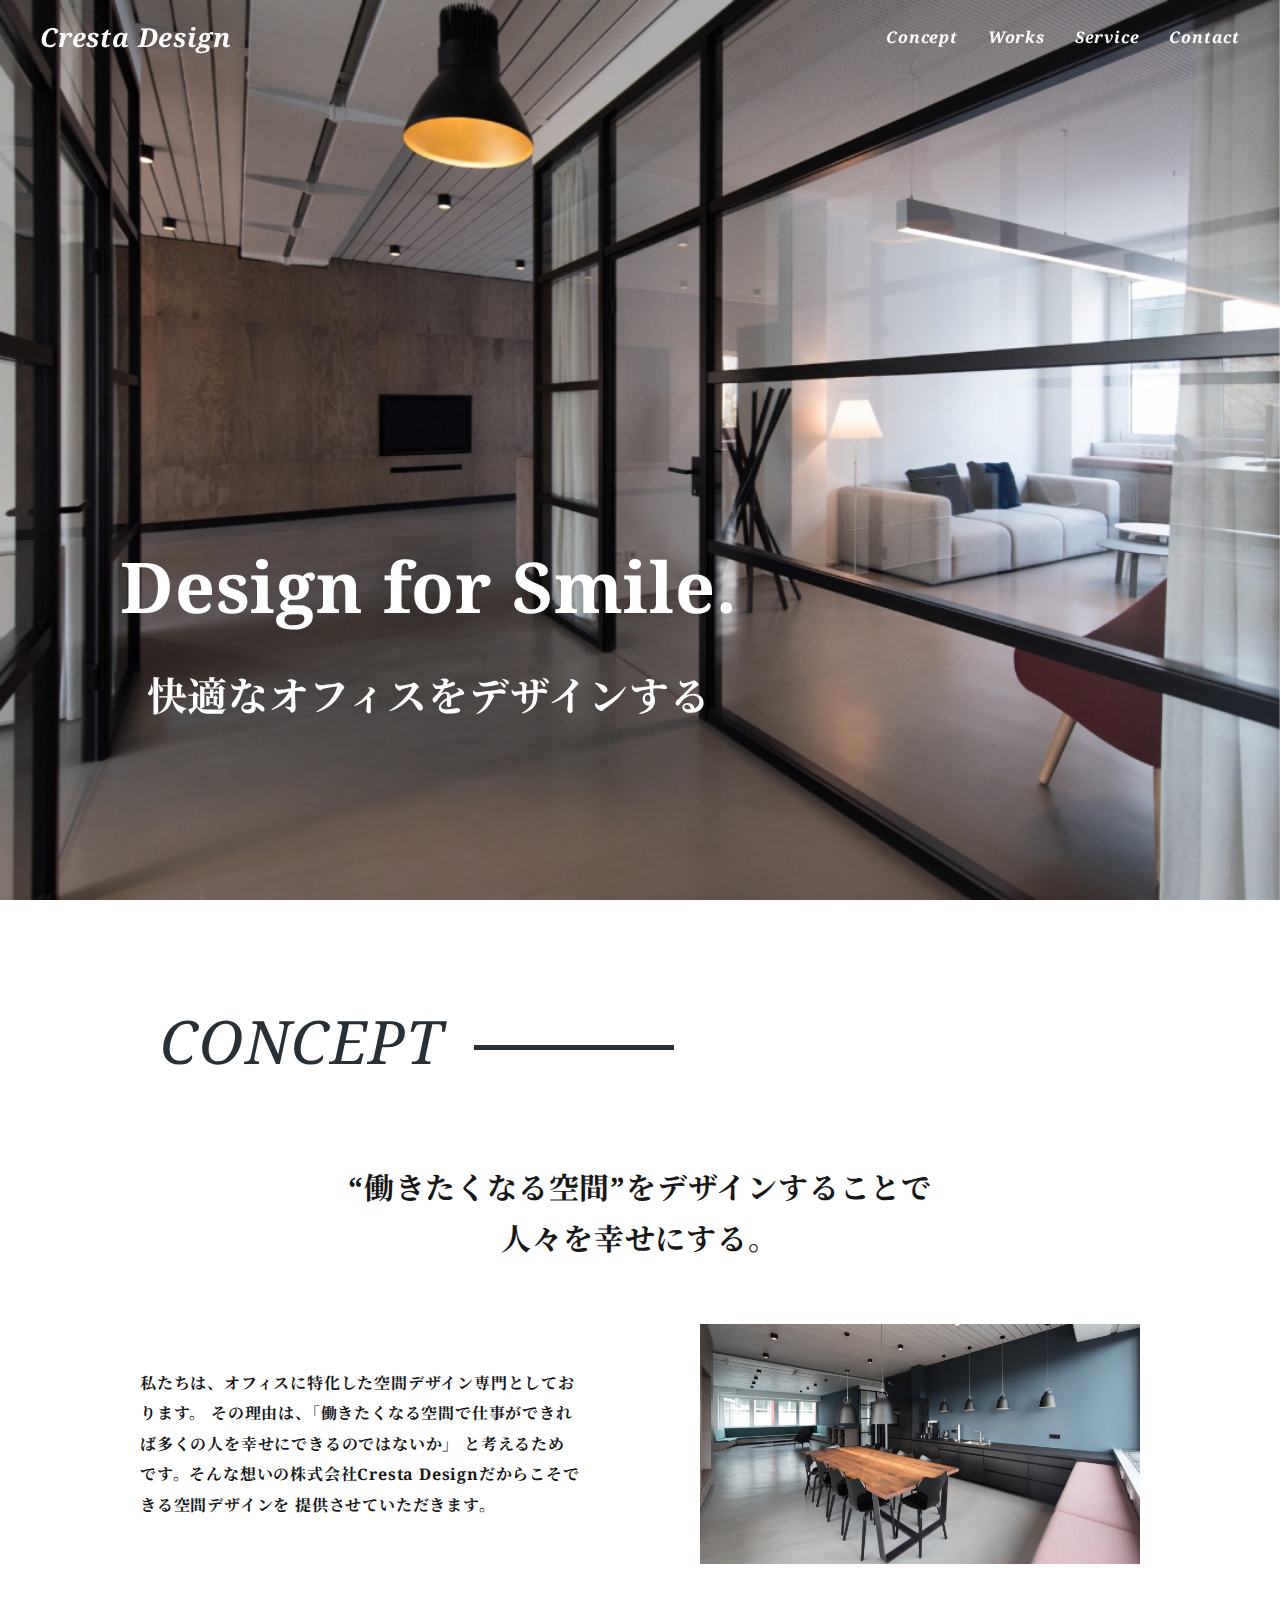
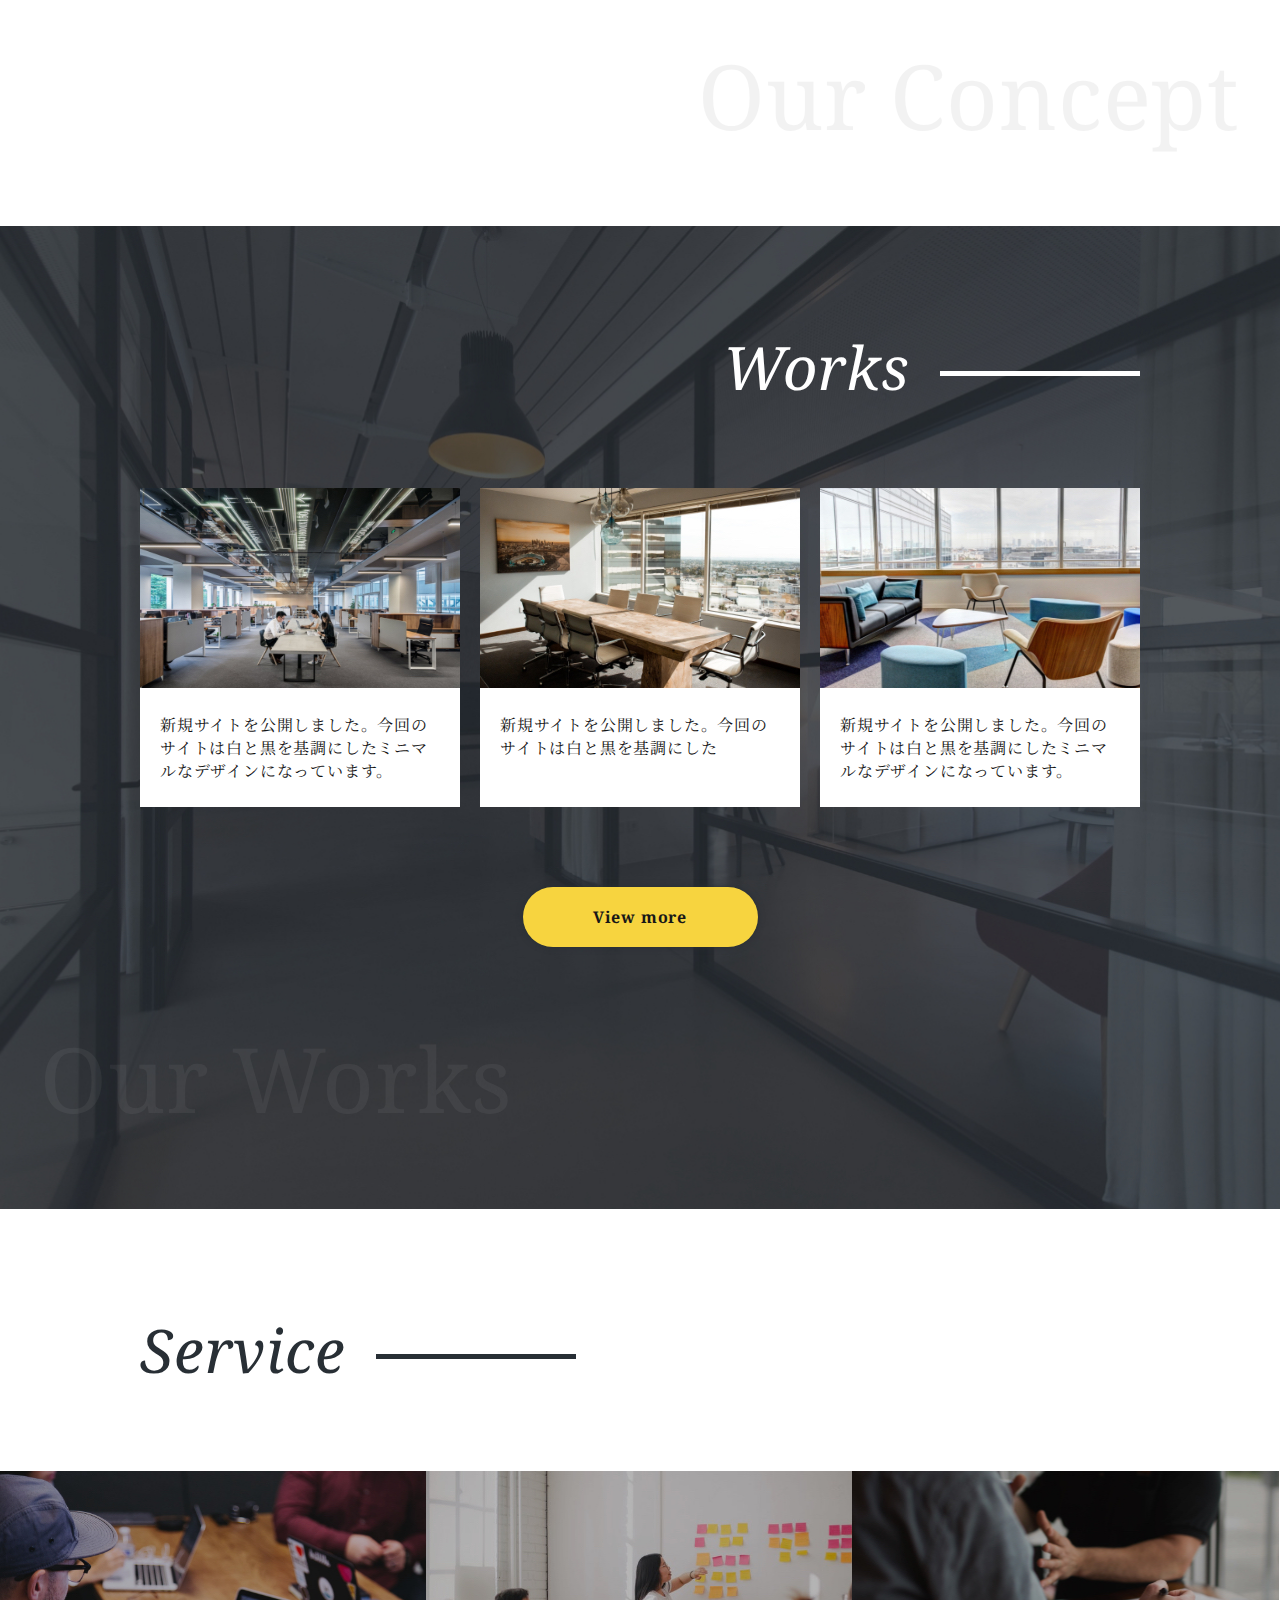
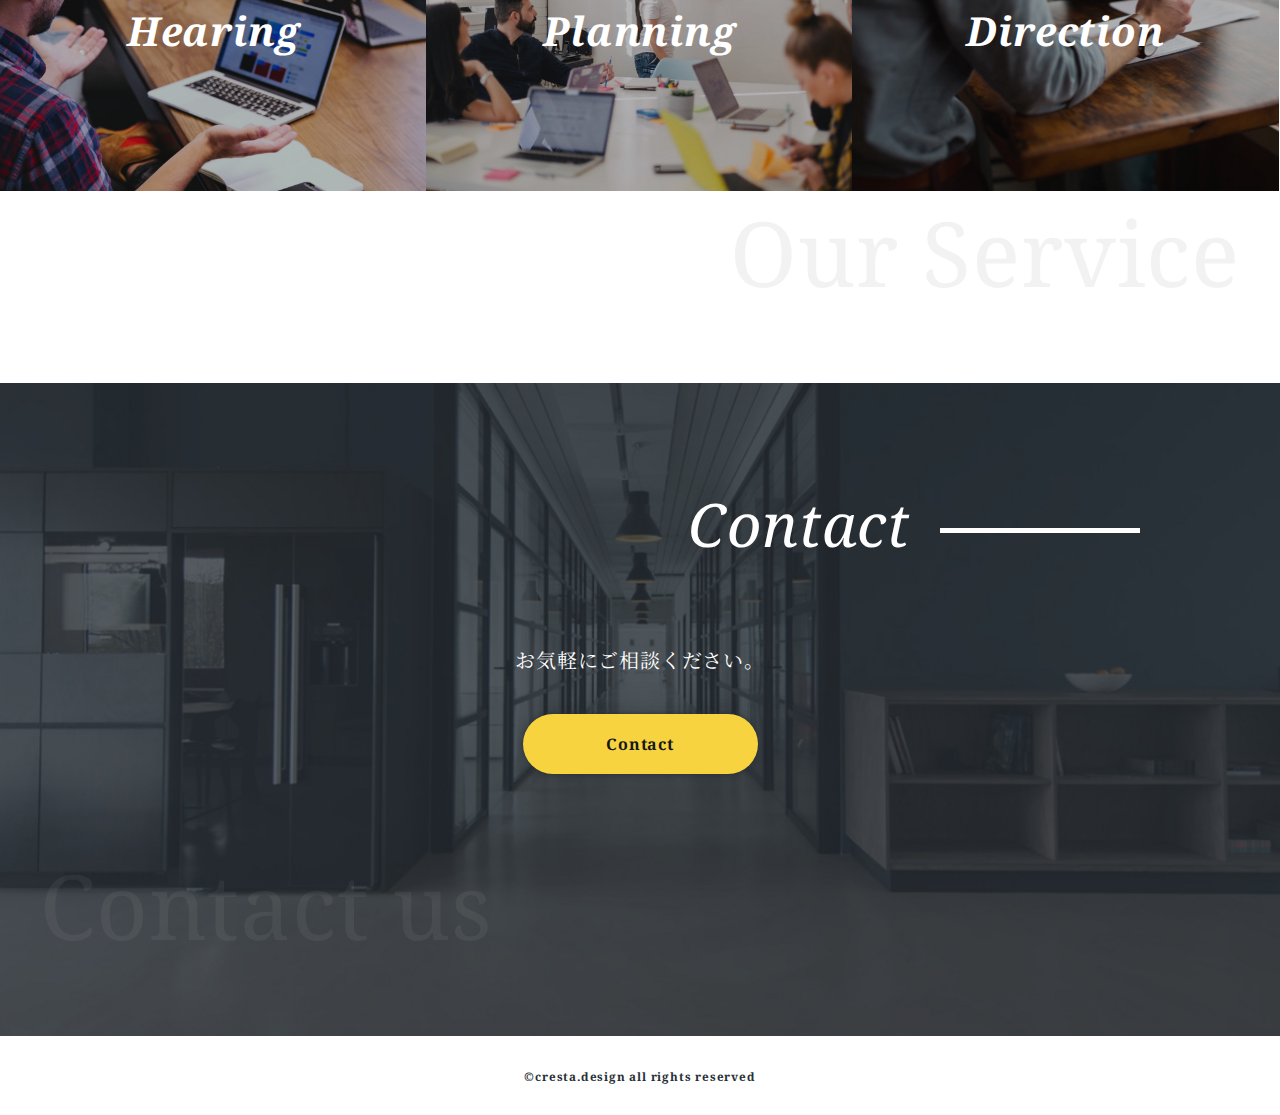
<file: index.html>
<!DOCTYPE html>
<html lang="ja">
<head>
    <meta charset="UTF-8">
    <meta http-equiv="X-UA-Compatible" content="IE=edge">
    <meta name="viewport" content="width=device-width, initial-scale=1.0">
    <meta name="robots" content="noindex , nofollow">
    <title>Cresta Design | 快適なオフィスをデザインする</title>
    
    <link rel ="stylesheet" href="./css/resset.css">
    <link rel="preconnect" href="https://fonts.googleapis.com">
    <link rel="preconnect" href="https://fonts.gstatic.com" crossorigin>
    <link href="https://fonts.googleapis.com/css2?family=Noto+Serif+JP:wght@400;700&family=Noto+Serif:ital,wght@0,400;0,700;1,700&display=swap" rel="stylesheet"> 
    <link rel="stylesheet" type="text/css" href="./css/slick.css">
    <link rel="stylesheet" href="./css/style.css">
</head>
<body>
    <!-- header -->
    <header class="header">
      <div class="header-inner">
        <h1 class="site-title"><a href="index.html">Cresta Design</a></h1>
        <nav class="header-nav">
          <ul class="nav-list">
              <li class="nav-item"><a href="#concept">Concept</a></li>
              <li class="nav-item"><a href="#works">Works</a></li>
              <li class="nav-item"><a href="#service">Service</a></li>
              <li class="nav-item"><a href="#contact">Contact</a></li>
          </ul>
        </nav>
        <button class="burger-btn">
          <span class="bar bar_top"></span>
          <span class="bar bar_mid"></span>
          <span class="bar bar_bottom"></span>
        </button>
      </div>
    </header>
    <!-- //header -->

    <!-- main -->
    <main>
      <!-- fv -->
      <div class="fv">
        <ul class="slider">
          <li><img src="./img/fv-bgi_01@2x.jpg" alt=""></li>
          <li><img src="./img/fv-bgi_02@2x.jpg" alt=""></li>
          <li><img src="./img/fv-bgi_03@2x.jpg" alt=""></li>
        </ul>
        <div class="main-copy">
            <p class="en-copy">Design for Smile.</p>
            <p class="jp-copy">快適なオフィスを<br class="sp-br">デザインする</p>
        </div>
      </div>
      <!-- //fv -->

      <!-- concept -->
      <section class="section-wrapper" id="concept">
        <div class="section-inner">
            <h2 class="section-title">CONCEPT</h2>
              <p class="concept-lead">
                  “働きたくなる空間”をデザインすることで<br class="pc-br">
                  人々を幸せにする。
              </p>
            <div class="concept-content">
              <p class="concept-text">
                  私たちは、オフィスに特化した空間デザイン専門としております。
                  その理由は、「働きたくなる空間で仕事ができれば多くの人を幸せにできるのではないか」
                  と考えるためです。そんな想いの株式会社Cresta Designだからこそできる空間デザインを
                  提供させていただきます。 
              </p>
              <div class="concept-img-wrapper">
                  <img src="./img/concept-image@2x.jpg" alt="">
              </div>
            </div> 
        </div>
        <div class="section-bottom text-right">Our Concept</div>
      </section>
      <!-- //concept -->
      
      <!-- works -->
      <section class="section-wrapper bg-works"  id="works">
        <h2 class="section-title text-right text-white">Works</h2>
        <ul class="works-list">
            <li class="works-item">
                <a href="#!">
                    <div class="works-list-img"><img src="./img/card-img01@2x.jpg" alt=""></div>
                    <p class="works-list-text">新規サイトを公開しました。今回のサイトは白と黒を基調にしたミニマルなデザインになっています。</p>
                </a>
            </li>
            <li class="works-item">
                <a href="#!">
                    <div class="works-list-img"><img src="./img/card-img02@2x.jpg" alt=""></div>
                    <p class="works-list-text">新規サイトを公開しました。今回のサイトは白と黒を基調にした</p>
                </a>
            </li>
            <li class="works-item">
                <a href="#!">
                    <div class="works-list-img"><img src="./img/card-img03@2x.jpg" alt=""></div>
                    <p class="works-list-text">新規サイトを公開しました。今回のサイトは白と黒を基調にしたミニマルなデザインになっています。</p>
                </a>
            </li>
        </ul>
        <a href="" class="link-btn">View more</a>
        <div class="section-bottom text-white">Our Works</div>
      </section>
      <!-- //section -->

      <!-- service -->
      <section class="section-wrapper"  id="service">
        <h2 class="section-title">Service</h2>
        <ul class="service-list">
            <li class="service-item service1"><a href="#!">Hearing</a></li>
            <li class="service-item service2"><a href="#!">Planning</a></li>
            <li class="service-item service3"><a href="#!">Direction</a></li>
        </ul>
        <div class="section-bottom text-right">Our Service</div>
      </section>
      <!-- //service -->

      <!-- contact -->
      <section class="section-wrapper bg-contact"  id="contact">
        <h2 class="section-title text-right text-white"> Contact</h2>
        <div class="contact-inner">
            <p class="contact-text">お気軽にご相談ください。</p>
            <a href="contact/contact.html" class="link-btn">Contact</a>
        </div>
        <div class="section-bottom text-white">Contact us</div>
      </section>
      <!-- //contact -->   
    </main>
    <!-- //main -->

    <footer class="footer">
       <small>&copy;cresta.design all rights reserved</small>
    </footer>
    <!-- //footer -->
    
    <script src="https://ajax.googleapis.com/ajax/libs/jquery/3.6.4/jquery.min.js"></script>
    <script type="text/javascript" src="./js/slick.min.js"></script>

    <script src="./js/script.js"></script> 
    
</body>
</html>
</file>
<file: css/style.css>
/* ------------- */
/* base
/* ------------- */

html{ 
    font-size: 62.5%;
}

body {
    font-size: 1.6rem;
    letter-spacing: .05em;
    color: #171717;
    font-family: 'Noto Serif', 'Noto Serif JP', serif;
    
}

img {
    width: 100%;
    vertical-align: bottom;
}

.section-wrapper {
    padding: 100px 0 70px;
}

.section-title {
    max-width: 1000px;
    color: #282F35;
    font-size: 6rem;
    font-style: italic;
    margin: 0 auto 80px;
    padding: 0 20px;
}

.section-title::after {
    content: "";
    display: inline-block;
    background-color: #282F35;
    width: 200px;
    height: 5px;
    margin-left: 30px;
    vertical-align: middle;
}

.section-inner {
    max-width: 1000px;
    margin: 0 auto;
    padding: 0 50px;
}

.section-bottom {
    max-width: 1200px;
    margin: 0 auto;
    font-size: 9rem;
    opacity: .05;
}

.link-btn {
    display: block;
    width: 235px;
    line-height: 60px;
    margin: 0 auto 70px;
    background-color: #F7D43F;
    box-shadow: 0 0 6px #282F35;
    border-radius: 30px;
    text-align: center;
    color: #171717;
    font-weight: bold;
    text-decoration: none;
    transition: .3s;
}

.link-btn:hover {
    opacity: .7;
    transition: .3s;
}

.text-right {
    text-align: right;
}

.text-white {
    color: #fff;
}

.section-title.text-white::after {
    background-color: #fff;
}

.sp-br {
    display: none;
}

/* ----------------- */
/* header
/* ----------------- */
.header {
    padding: 19px 30px;
    position: absolute;
    top: 0;
    left: 0;
    z-index: 1;
    box-sizing: border-box;
    width: 100%;
    height: 550px;

}

.header-inner {
    display: flex;
    justify-content: space-between;
    align-items: center;
    max-width: 1200px;
    margin: 0 auto;
}

.header a {
    color: #fff; 
    text-decoration: none;
    transition: .3s;
    font-weight: bold;
    font-style: italic;
}

.header a:hover {
    opacity: .7;
    transition: .3s;  
}

.site-title {
    font-size: 2.6rem;
}

.nav-list {
    display: flex;
}

.nav-item {
    margin-right: 30px;
}

.nav-item:last-of-type {
    margin-right: 0;
}

.burger-btn {
    display: none;
}

.header.fixed {
    position: fixed;
    background-color: rgba(0, 4, 7, 0.724);
    padding: 30px;
    width: 100%;
    height: 80px;
    transition: .3s;
}

/* ----------------- */
/* first view
/* ----------------- */

.fv {
    height: 100vh;
    min-height: 550px;
    position: relative;
    background-size: cover;
    background-position: center;
}

.fv img{
    height: 100vh;
    min-height: 550px;
    object-fit: cover;
}

.main-copy {
    position: absolute;
    left: 120px;
    bottom: 177px;
    font-weight: bold;
    color: #fff;
}

.en-copy {
    font-size: 7rem;
    margin-bottom: 31px;
}

.jp-copy {
    font-size: 4rem;
    text-align: center;
}

.slick-arrow{
    display: none !important;
}

/* ----------------- */
/* concept
/* ----------------- */

.concept-lead {
    text-align: center;
    font-size: 3rem;
    margin-bottom: 60px;
    font-weight: bold;
    line-height: 1.7;
}

.concept-content {
    display: flex;
    justify-content: space-between;
    align-items: center;
    margin-bottom: 70px;
}

.concept-text {
    max-width: 440px;
    line-height: 1.9;
    font-weight: bold;
}

.concept-img-wrapper {
    max-width: 440px;
    margin-left: 20px;
}

/* ----------------- */
/* works
/* ----------------- */

.bg-works {
    background-image: url(../img/works-bgi@2x.jpg);
    background-size: cover;
    background-position: center;
}

.works-list {
    max-width: 1000px;
    margin: 0 auto 80px;
    padding: 0 50px;
    display: flex;
    justify-content: space-between;
}

.works-item {
    width: 32%;
    background-color: #fff;
}

.works-item a{
    color:#141414;
    text-decoration: none;
}

.works-list-text {
    padding: 25px 20px;
}

/* ----------------- */
/* service
/* ----------------- */

.service-list {
    display: flex;
}

.service-item {
    width: 33.3%;
}

.service-item.service1 {
    background-image: url(../img/service-img01@2x.jpg);
}

.service-item.service2 {
    background-image: url(../img/service-img02@2x.jpg);
}

.service-item.service3 {
    background-image: url(../img/sevice-img03@2x.jpg);
}

.service-item a {
    text-decoration: none;
    display: block;
    width: 100%;
    text-align: center;
    color: #fff;
    line-height: 320px;
    font-size: 4rem;
    font-weight: bold;
    font-style: italic;
    transition: .3s;
}

.service-item a:hover {
    background-color: rgba(40,47,53,.7);
    transition: .3s;   
}

/* ----------------- */
/* contact
/* ----------------- */

.bg-contact {
    background-image: url(../img/contact-bgi@2x.jpg);
    background-size: cover;
    background-position: center;
}

.contact-text {
    text-align: center;
    color: #fff;
    font-size: 2rem;
    margin-bottom: 40px;
}

/* ----------------- */
/* footer
/* ----------------- */

.footer {
    padding: 30px 0;
    text-align: center;
    font-size: 1.4rem;
    font-weight: bold;
    color: #282F35;
}

@media screen and (max-width:768px){
/* ----------------- */
/* base_sp
/* ----------------- */
    .section-wrapper {
        padding: 100px 0 40px;
    }

    .section-title {
        padding: 0 4vw;
        font-size: 3rem;
        margin-bottom: 50px;
    }

    .section-title::after {
        width: 90px;
    }

    .section-inner {
        padding: 0 4vw;
    }

    .section-bottom {
        font-size: 4rem;
        padding: 0 4vw;
    }

    .link-btn {
        margin-bottom: 40px;
    }

/* -----------------*/
/* header_sp
/* -----------------*/
    .header {
        padding: 30px 4vw 0;
    }

    .header-nav {
        display: none;
        position: fixed;
        top: 0;
        left: 0;
        width: 100%;
        height: 100vh;
        background-color: #282F35;
    }

    .nav-list {
        height: 100%;
        display: block;
        /* text-decoration: column; */
        justify-content: center; 
        text-align: center;
        margin-top: 250px;
    }

    .nav-item {
        /* display: block; */
        
        margin: 0 0 30px;
    }

    .nav-item:last-of-type {
        margin-bottom: 0;
    }

    .burger-btn {
        display: block;
        position: absolute;
        top: 30px;
        right: 4vw;
    }

    .burger-btn .bar {
        display: block;
        height: 3px;
        width: 30px;
        background-color: #fff;
        transition: .3s;
    }

    .bar_top,
    .bar_mid {
        margin-bottom: 8px;
    }

    .burger-btn.close .bar_top {
        transform: rotate(45deg) translate(8px,8px);
        transition: .3s;
    }

    .burger-btn.close .bar_mid {
        opacity: 0;
        transition: .3s;
    }

    .burger-btn.close .bar_bottom {
        transform: rotate(-45deg) translate(8px,-8px);
        transition: .3s;
    }

    body.noscroll {
        overflow: hidden;
    }

    button {
        background-color: transparent;
        border: none;
        cursor: pointer;
        outline: none;
        padding: 0;
        appearance: none;
    }

    .sp-br {
        display: block;
    }

    .pc-br {
        display: none;
    }

/* -----------------*/
/* fv_sp
/* -----------------*/
    .main-copy {
        top: 50%;
        left: 50%;
        transform: translate(-50%,-50%);
    }

    .en-copy {
        font-size: 9.8vw;
        white-space: nowrap;
    }

    .jp-copy {
        font-size: 8vw;
    }

/* -----------------*/
/* concept_sp
/* -----------------*/
    
     .concept-lead {
        font-size: 2rem;
        margin-bottom: 32px;
     }

     .concept-content {
        flex-direction: column;
        text-align: center;
        margin-bottom: 40px;
        
     }

     .concept-text {
        margin-bottom: 30px;
        text-align: left;
     }

     .concept-img-wrapper {
        margin: 0;
     }

/* -----------------*/
/* works_sp
/* -----------------*/

     .works-list {
        display: block;
        padding: 0 4vw;
        margin-bottom: 80px;
     }

     .works-item {
        width: 320px;
        max-width: 100%;
        margin: 0 auto 30px;
     }

/* -----------------*/
/* service_sp
/* -----------------*/

     .service-list {
        display: block;
        margin-bottom: 40px;
     }

     .service-item {
        width: 100%;
        margin-bottom: 30px;
     }

     .service-item a {
        line-height: 250px;
     }


}
</file>
<file: css/resset.css>
/**
 * YUI 3.5.0 - reset.css (http://developer.yahoo.com/yui/3/cssreset/)
 * http://cssreset.com
 * Copyright 2012 Yahoo! Inc. All rights reserved.
 * http://yuilibrary.com/license/
 */
/*
	TODO will need to remove settings on HTML since we can't namespace it.
	TODO with the prefix, should I group by selector or property for weight savings?
*/
html{
	color:#000;
	background:#FFF;
}
/*
	TODO remove settings on BODY since we can't namespace it.
*/
/*
	TODO test putting a class on HEAD.
		- Fails on FF.
*/
body,
div,
dl,
dt,
dd,
ul,
ol,
li,
h1,
h2,
h3,
h4,
h5,
h6,
pre,
code,
form,
fieldset,
legend,
input,
textarea,
p,
blockquote,
th,
td {
	margin:0;
	padding:0;
}
table {
	border-collapse:collapse;
	border-spacing:0;
}
fieldset,
img {
	border:0;
}
/*
	TODO think about hanlding inheritence differently, maybe letting IE6 fail a bit...
*/
address,
caption,
cite,
code,
dfn,
em,
strong,
th,
var {
	font-style:normal;
	font-weight:normal;
}

ol,
ul {
	list-style:none;
}

caption,
th {
	text-align:left;
}
h1,
h2,
h3,
h4,
h5,
h6 {
	font-size:100%;
	font-weight:normal;
}
q:before,
q:after {
	content:'';
}
abbr,
acronym {
	border:0;
	font-variant:normal;
}
/* to preserve line-height and selector appearance */
sup {
	vertical-align:text-top;
}
sub {
	vertical-align:text-bottom;
}
input,
textarea,
select {
	font-family:inherit;
	font-size:inherit;
	font-weight:inherit;
}
/*to enable resizing for IE*/
input,
textarea,
select {
	*font-size:100%;
}
/*because legend doesn't inherit in IE */
legend {
	color:#000;
}
/* YUI CSS Detection Stamp */
#yui3-css-stamp.cssreset { display: none; }
</file>
